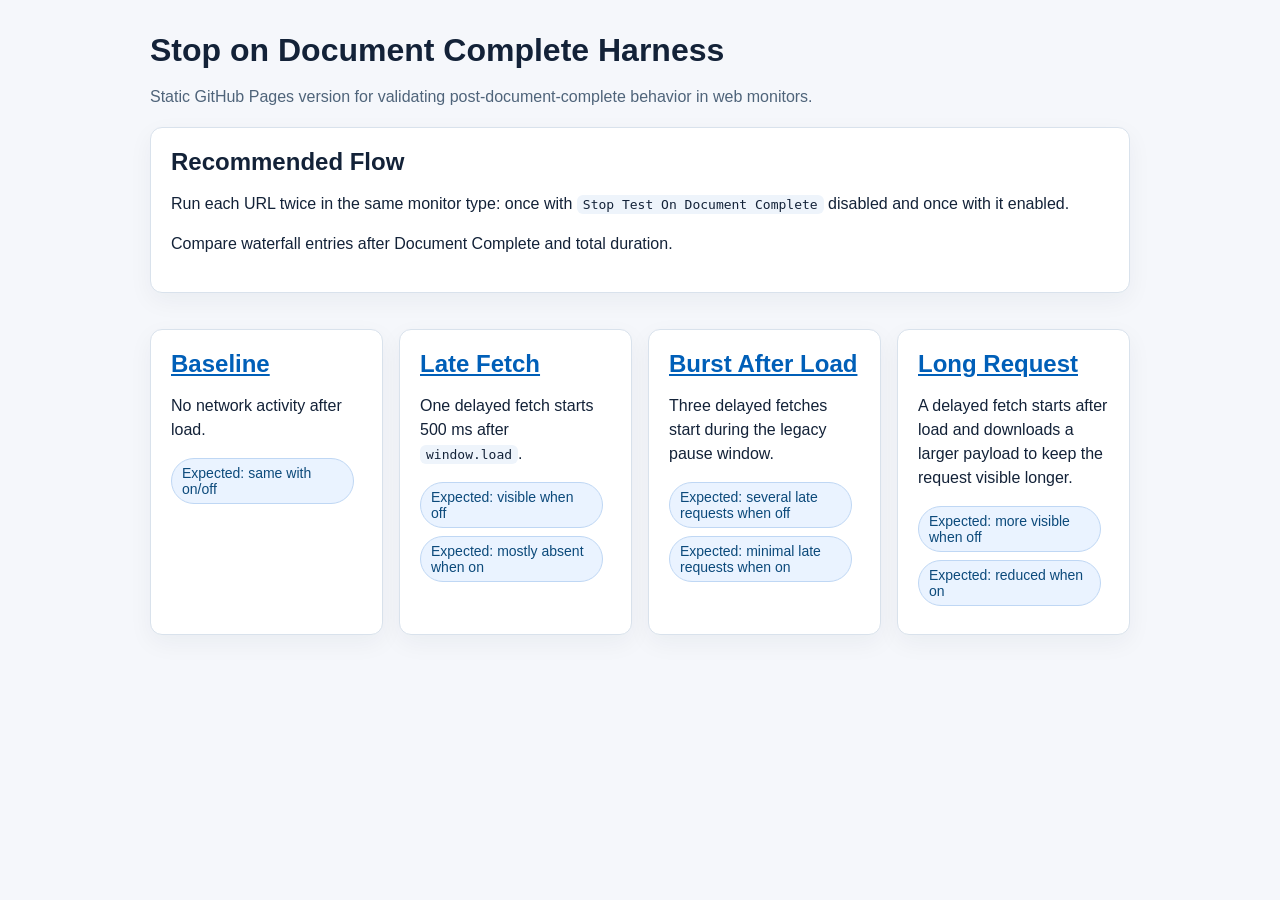
<file: index.html>
<!doctype html>
<html lang="en">
  <head>
    <meta charset="utf-8" />
    <meta name="viewport" content="width=device-width, initial-scale=1" />
    <title>Stop on Document Complete Harness</title>
    <link rel="stylesheet" href="./style.css" />
  </head>
  <body>
    <main>
      <h1>Stop on Document Complete Harness</h1>
      <p class="hint">
        Static GitHub Pages version for validating post-document-complete
        behavior in web monitors.
      </p>

      <section class="card">
        <h2>Recommended Flow</h2>
        <p>
          Run each URL twice in the same monitor type: once with
          <code>Stop Test On Document Complete</code> disabled and once with it
          enabled.
        </p>
        <p>
          Compare waterfall entries after Document Complete and total duration.
        </p>
      </section>

      <section class="grid">
        <article class="card">
          <h2><a href="./baseline.html">Baseline</a></h2>
          <p>No network activity after load.</p>
          <span class="pill">Expected: same with on/off</span>
        </article>

        <article class="card">
          <h2><a href="./late-fetch.html">Late Fetch</a></h2>
          <p>One delayed fetch starts 500 ms after <code>window.load</code>.</p>
          <span class="pill">Expected: visible when off</span>
          <span class="pill">Expected: mostly absent when on</span>
        </article>

        <article class="card">
          <h2><a href="./burst-after-load.html">Burst After Load</a></h2>
          <p>Three delayed fetches start during the legacy pause window.</p>
          <span class="pill">Expected: several late requests when off</span>
          <span class="pill">Expected: minimal late requests when on</span>
        </article>

        <article class="card">
          <h2><a href="./long-request-static.html">Long Request</a></h2>
          <p>
            A delayed fetch starts after load and downloads a larger payload to
            keep the request visible longer.
          </p>
          <span class="pill">Expected: more visible when off</span>
          <span class="pill">Expected: reduced when on</span>
        </article>
      </section>
    </main>
  </body>
</html>
</file>
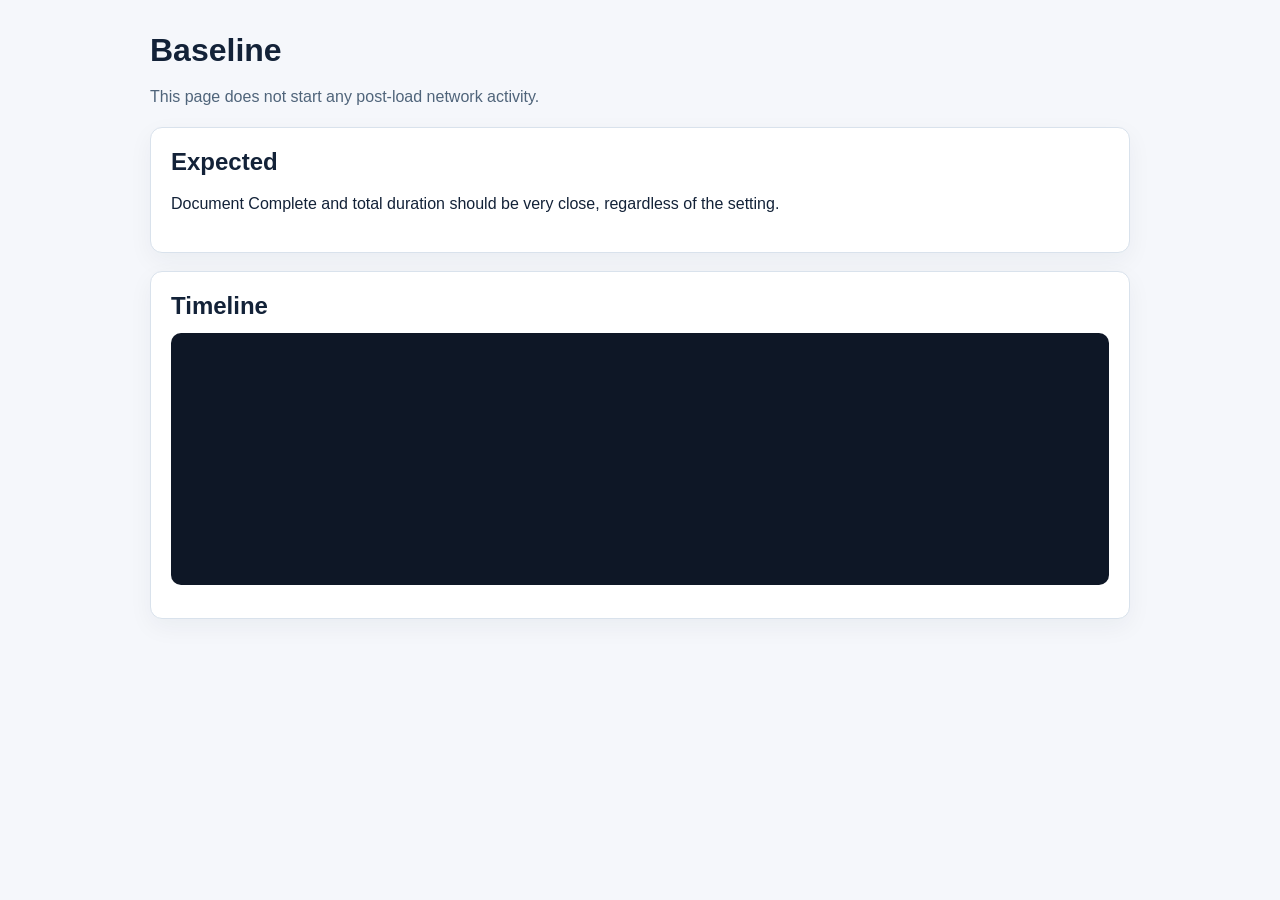
<file: baseline.html>
<!doctype html>
<html lang="en">
  <head>
    <meta charset="utf-8" />
    <meta name="viewport" content="width=device-width, initial-scale=1" />
    <title>Baseline</title>
    <link rel="stylesheet" href="./style.css" />
    <script src="./common.js" defer></script>
    <script defer>
      harness.bindLifecycleLogs();
      harness.writeLine("Baseline page initialized");
      harness.writeLine("No requests will be started after load");
    </script>
  </head>
  <body>
    <main>
      <h1>Baseline</h1>
      <p class="hint">This page does not start any post-load network activity.</p>

      <section class="card">
        <h2>Expected</h2>
        <p>
          Document Complete and total duration should be very close, regardless
          of the setting.
        </p>
      </section>

      <section class="card">
        <h2>Timeline</h2>
        <pre id="timeline" class="timeline"></pre>
      </section>
    </main>
  </body>
</html>
</file>
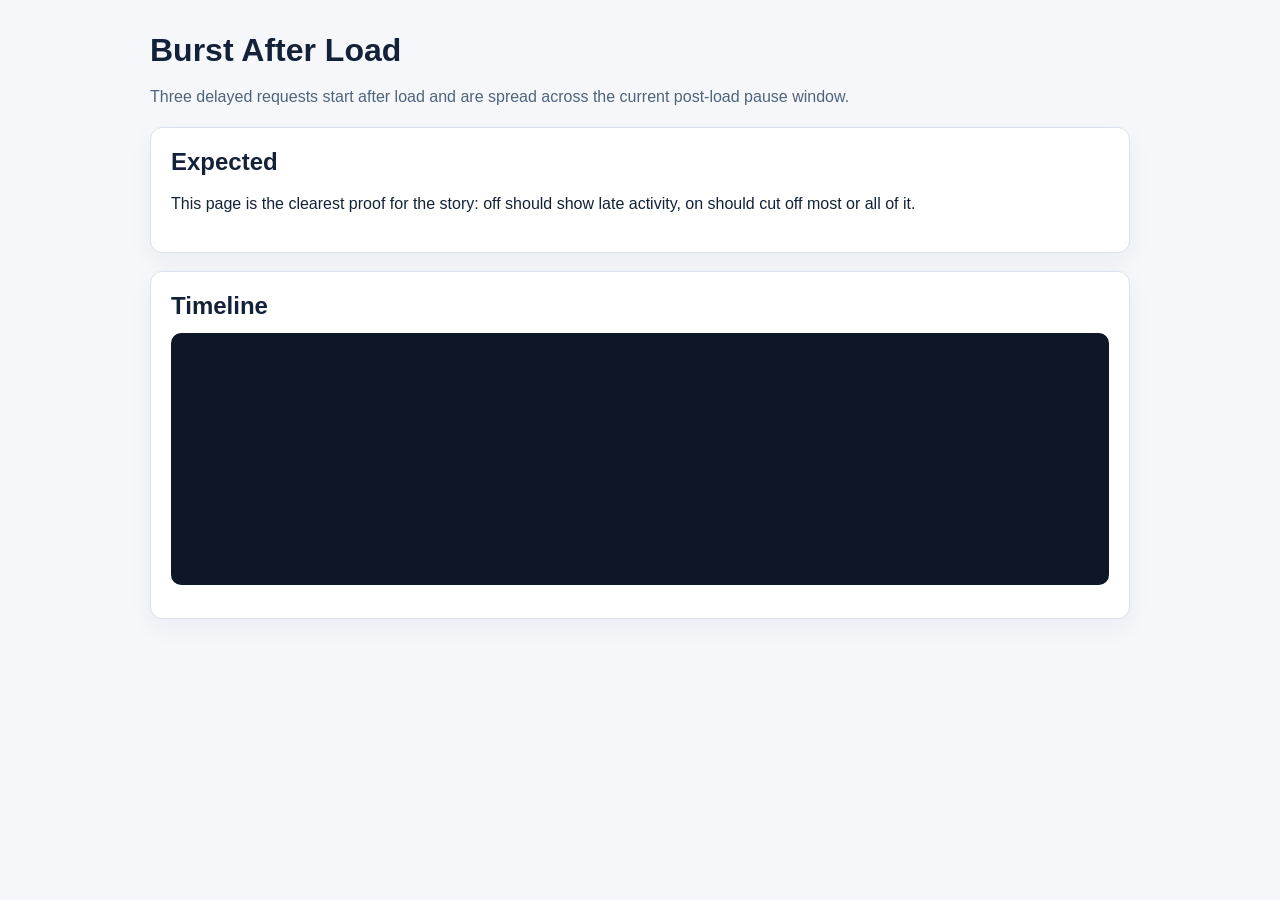
<file: burst-after-load.html>
<!doctype html>
<html lang="en">
  <head>
    <meta charset="utf-8" />
    <meta name="viewport" content="width=device-width, initial-scale=1" />
    <title>Burst After Load</title>
    <link rel="stylesheet" href="./style.css" />
    <script src="./common.js" defer></script>
    <script defer>
      harness.bindLifecycleLogs();
      harness.writeLine("Burst-after-load scenario initialized");

      window.addEventListener("load", function () {
        [
          {
            label: "burst-1",
            startAfterMs: 250,
            path: "./payload-small.txt",
          },
          {
            label: "burst-2",
            startAfterMs: 750,
            path: "./payload-medium.txt",
          },
          {
            label: "burst-3",
            startAfterMs: 1250,
            path: "./payload-large.txt",
          },
        ].forEach(function (request) {
          harness.writeLine(
            `Scheduling ${request.label} for ${request.startAfterMs} ms after load`
          );

          setTimeout(function () {
            const url = harness.cacheBusted(request.path, request.label);
            harness.timedFetch(request.label, url);
          }, request.startAfterMs);
        });
      });
    </script>
  </head>
  <body>
    <main>
      <h1>Burst After Load</h1>
      <p class="hint">
        Three delayed requests start after load and are spread across the
        current post-load pause window.
      </p>

      <section class="card">
        <h2>Expected</h2>
        <p>
          This page is the clearest proof for the story: off should show late
          activity, on should cut off most or all of it.
        </p>
      </section>

      <section class="card">
        <h2>Timeline</h2>
        <pre id="timeline" class="timeline"></pre>
      </section>
    </main>
  </body>
</html>
</file>
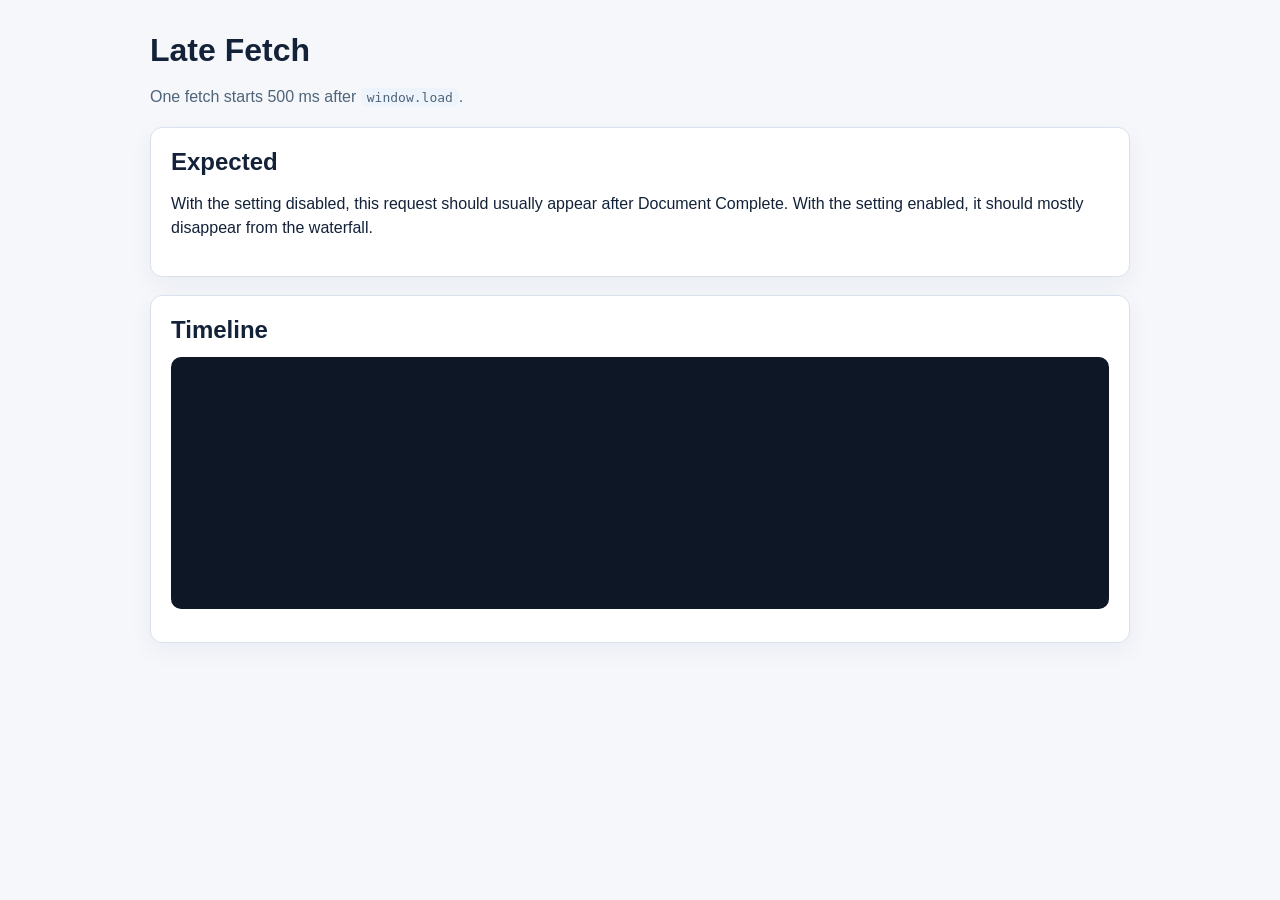
<file: late-fetch.html>
<!doctype html>
<html lang="en">
  <head>
    <meta charset="utf-8" />
    <meta name="viewport" content="width=device-width, initial-scale=1" />
    <title>Late Fetch</title>
    <link rel="stylesheet" href="./style.css" />
    <script src="./common.js" defer></script>
    <script defer>
      harness.bindLifecycleLogs();
      harness.writeLine("Late-fetch scenario initialized");

      window.addEventListener("load", function () {
        harness.writeLine("Scheduling one small payload fetch for 500 ms after load");

        setTimeout(function () {
          const url = harness.cacheBusted("./payload-small.txt", "late-fetch");
          harness.timedFetch("late-fetch", url);
        }, 500);
      });
    </script>
  </head>
  <body>
    <main>
      <h1>Late Fetch</h1>
      <p class="hint">
        One fetch starts 500 ms after <code>window.load</code>.
      </p>

      <section class="card">
        <h2>Expected</h2>
        <p>
          With the setting disabled, this request should usually appear after
          Document Complete. With the setting enabled, it should mostly
          disappear from the waterfall.
        </p>
      </section>

      <section class="card">
        <h2>Timeline</h2>
        <pre id="timeline" class="timeline"></pre>
      </section>
    </main>
  </body>
</html>
</file>
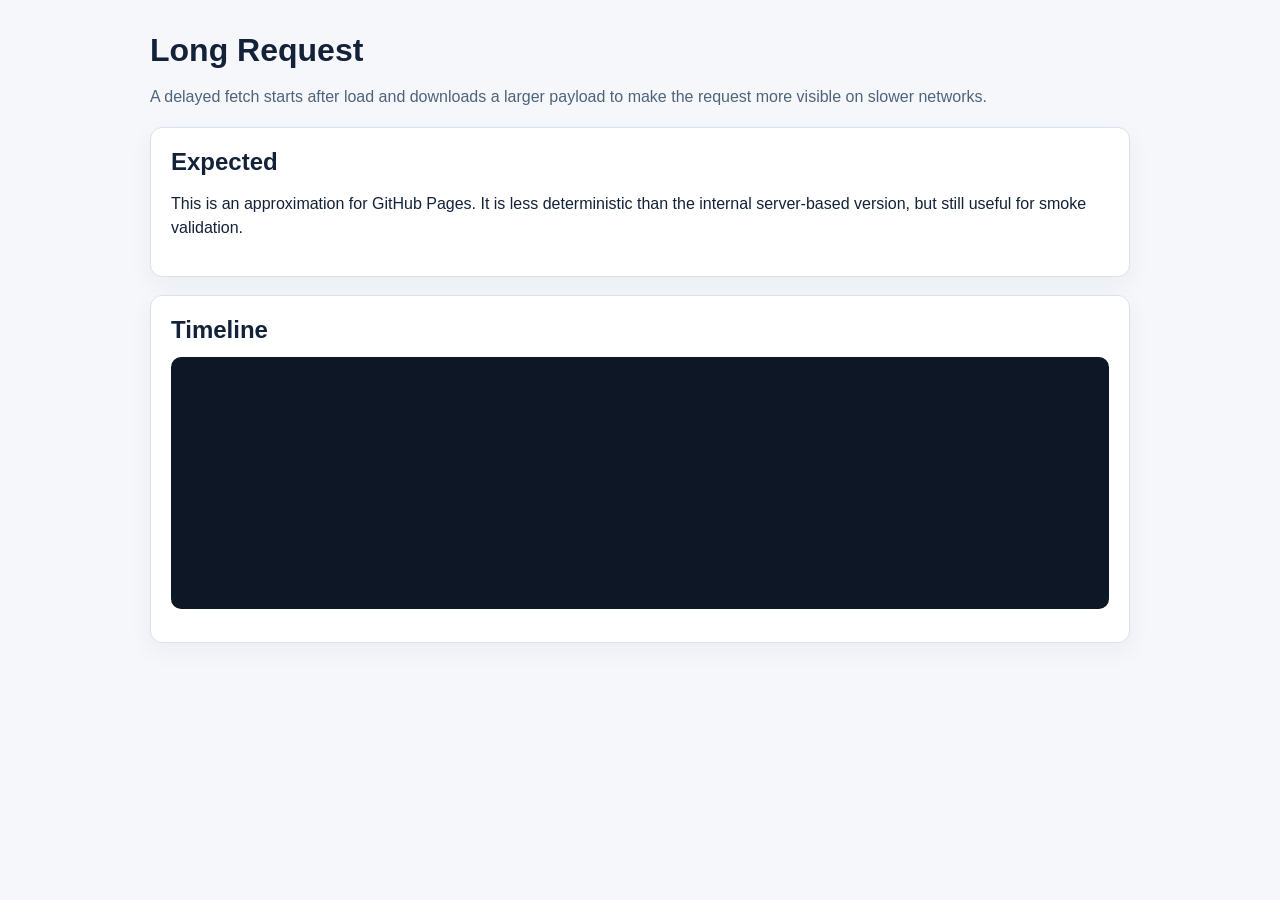
<file: long-request-static.html>
<!doctype html>
<html lang="en">
  <head>
    <meta charset="utf-8" />
    <meta name="viewport" content="width=device-width, initial-scale=1" />
    <title>Long Request</title>
    <link rel="stylesheet" href="./style.css" />
    <script src="./common.js" defer></script>
    <script defer>
      harness.bindLifecycleLogs();
      harness.writeLine("Long-request static scenario initialized");

      window.addEventListener("load", function () {
        harness.writeLine("Scheduling one large payload fetch for 300 ms after load");

        setTimeout(function () {
          const url = harness.cacheBusted("./payload-large.txt", "long-request");
          harness.timedFetch("long-request", url);
        }, 300);
      });
    </script>
  </head>
  <body>
    <main>
      <h1>Long Request</h1>
      <p class="hint">
        A delayed fetch starts after load and downloads a larger payload to make
        the request more visible on slower networks.
      </p>

      <section class="card">
        <h2>Expected</h2>
        <p>
          This is an approximation for GitHub Pages. It is less deterministic
          than the internal server-based version, but still useful for smoke
          validation.
        </p>
      </section>

      <section class="card">
        <h2>Timeline</h2>
        <pre id="timeline" class="timeline"></pre>
      </section>
    </main>
  </body>
</html>
</file>
<file: style.css>
body {
  margin: 0;
  font-family: "Segoe UI", Tahoma, sans-serif;
  background: #f5f7fb;
  color: #132238;
}

main {
  max-width: 980px;
  margin: 0 auto;
  padding: 32px 20px 48px;
}

h1,
h2 {
  margin: 0 0 12px;
}

p {
  line-height: 1.5;
}

.card {
  background: #fff;
  border: 1px solid #d9e2ec;
  border-radius: 12px;
  padding: 20px;
  margin: 18px 0;
  box-shadow: 0 8px 24px rgba(19, 34, 56, 0.05);
}

.grid {
  display: grid;
  grid-template-columns: repeat(auto-fit, minmax(220px, 1fr));
  gap: 16px;
}

a {
  color: #005fb8;
}

code {
  background: #eef4fb;
  padding: 2px 6px;
  border-radius: 6px;
}

.timeline {
  background: #0e1726;
  color: #d8e5f3;
  border-radius: 10px;
  padding: 16px;
  min-height: 220px;
  white-space: pre-wrap;
}

.hint {
  color: #4f647a;
}

.pill {
  display: inline-block;
  margin-right: 8px;
  margin-bottom: 8px;
  padding: 6px 10px;
  border-radius: 999px;
  background: #eaf3ff;
  border: 1px solid #bfd7f4;
  color: #0c4a7b;
  font-size: 14px;
}
</file>
